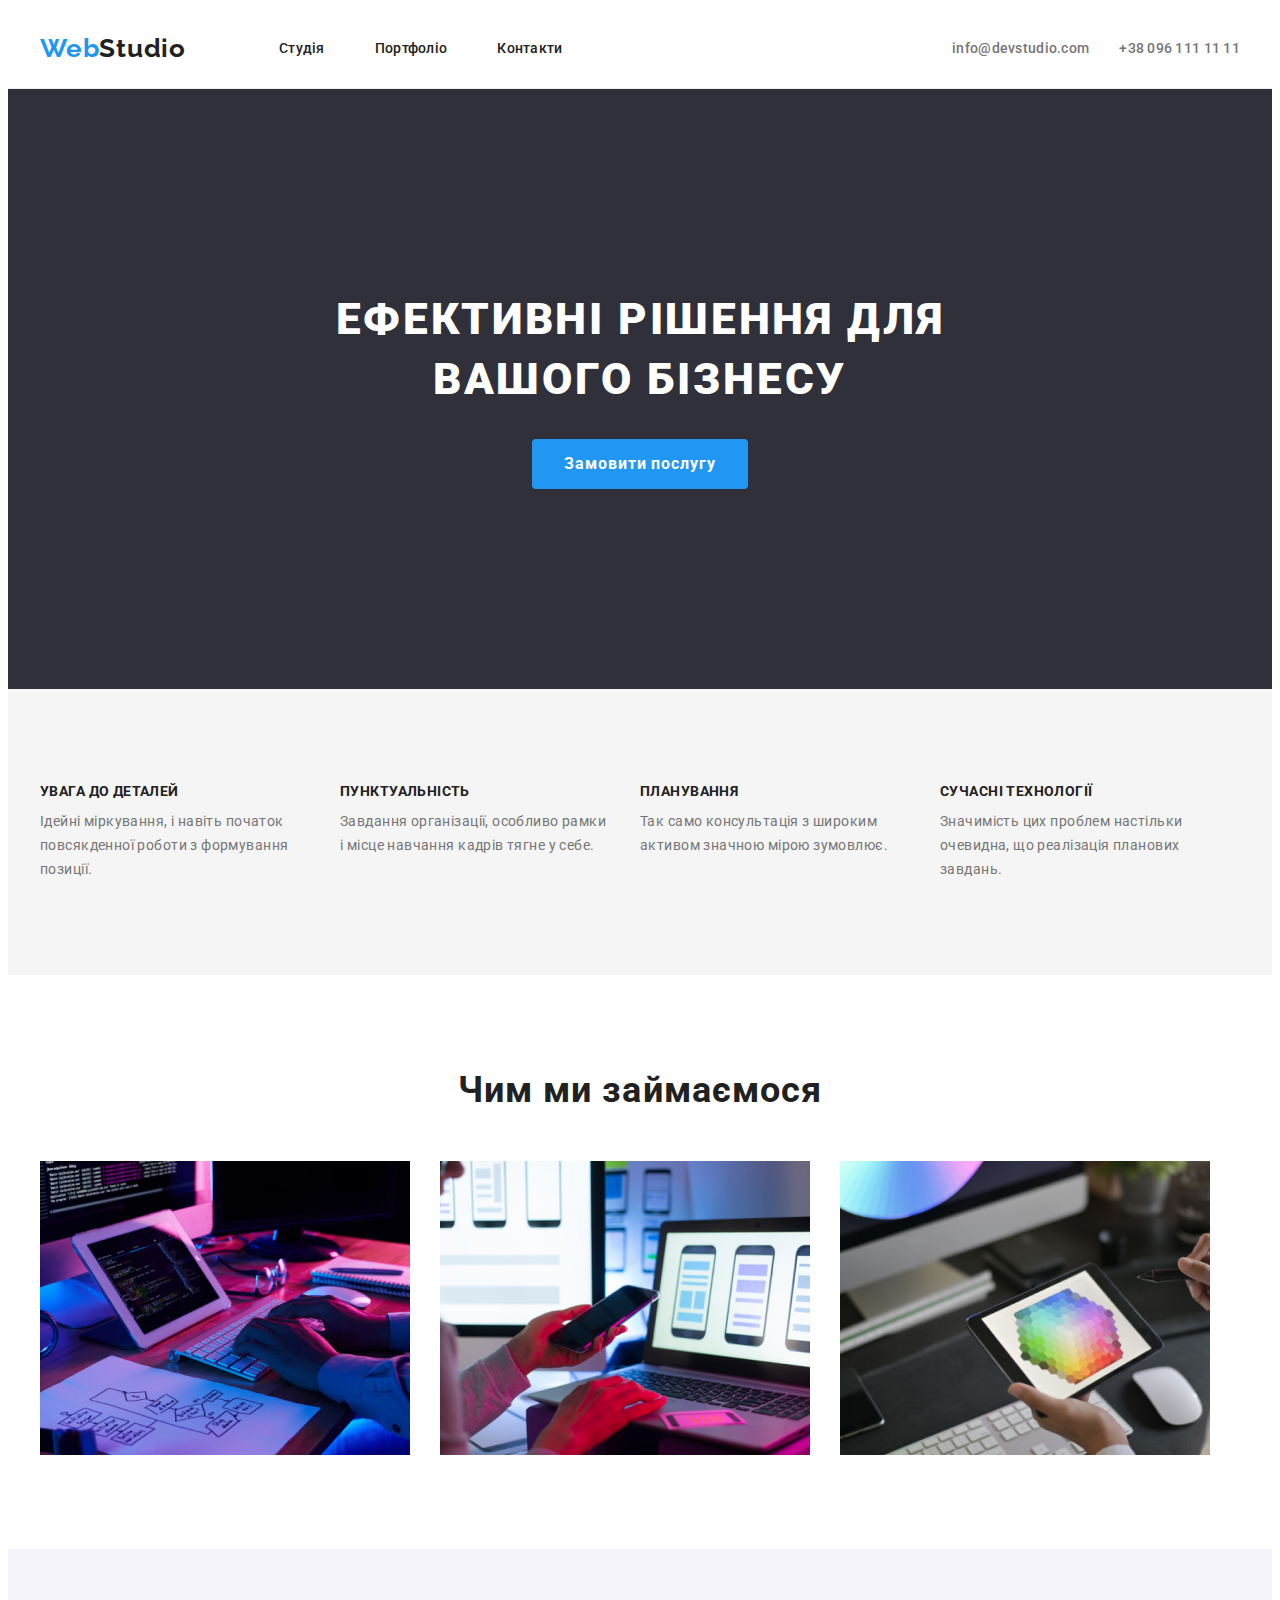
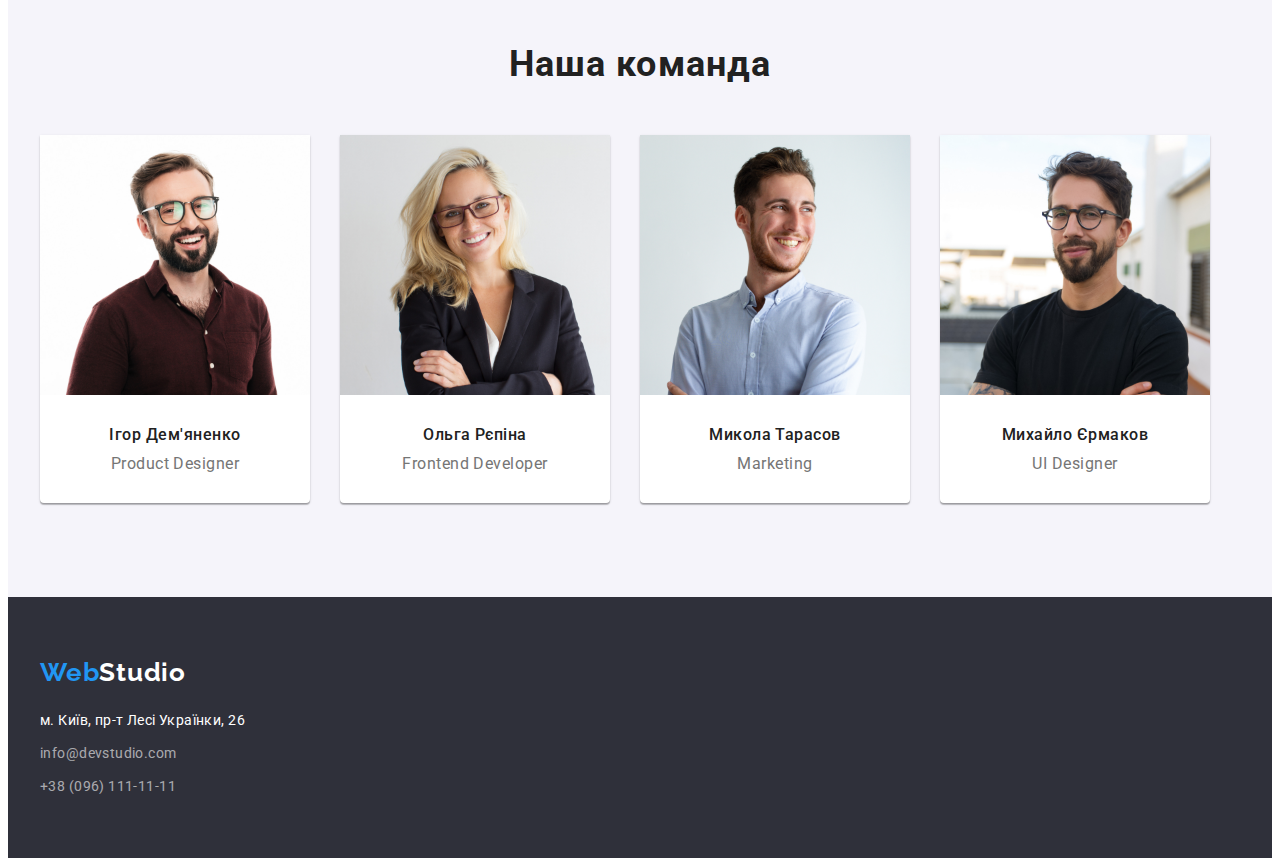
<file: index.html>
<!DOCTYPE html>
<html lang="uk">
  <head>
    <meta charset="UTF-8" />
    <meta http-equiv="X-UA-Compatible" content="IE=edge" />
    <meta name="viewport" content="width=device-width, initial-scale=1.0" />
    <title>Web Studio</title>
    <link rel="preconnect" href="https://fonts.googleapis.com" />
    <link rel="preconnect" href="https://fonts.gstatic.com" crossorigin />
    <link
      href="https://fonts.googleapis.com/css2?family=Raleway:wght@700&family=Roboto:wght@400;500;700;900&display=swap"
      rel="stylesheet"
    />
    <link
      rel="stylesheet"
      href="https://cdnjs.cloudflare.com/ajax/libs/modern-normalize/1.1.0/modern-normalize.min.css"
      integrity="sha512-wpPYUAdjBVSE4KJnH1VR1HeZfpl1ub8YT/NKx4PuQ5NmX2tKuGu6U/JRp5y+Y8XG2tV+wKQpNHVUX03MfMFn9Q=="
      crossorigin="anonymous"
      referrerpolicy="no-referrer"
    />
    <link rel="stylesheet" href="./css/styles.css" />
  </head>

  <body>
    <header class="heder">
      <div class="container container-head">
        <nav class="nav-box">
          <a href="./index.html" class="logo-nav"
            ><span class="logo">Web</span>Studio</a
          >
          <ul class="nav-list list">
            <li class="nav-item link">
              <a href="./index.html" class="nav-link link">Студія</a>
            </li>
            <li class="nav-item link">
              <a href="./portfolio.html" class="nav-link link">Портфоліо</a>
            </li>
            <li class="nav-item link">
              <a href="" class="nav-link link">Контакти</a>
            </li>
          </ul>
        </nav>
        <div class="contacts">
          <a href="mailto:info@devstudio.com" class="heder-cont link"
            >info@devstudio.com</a
          >
          <a href="tel:+380961111111" class="heder-cont link"
            >+38 096 111 11 11</a
          >
        </div>
      </div>
    </header>

    <main>
      <section class="hero section">
        <h1 class="hero-title">Ефективні рішення для вашого бізнесу</h1>
        <button class="btn-hero" type="button">Замовити послугу</button>
      </section>
      <section class="adv section">
        <div class="container">
          <ul class="adv-list list">
            <li class="adv-item">
              <h3 class="adv-title">УВАГА ДО ДЕТАЛЕЙ</h3>
              <p class="adv-text">
                Ідейні міркування, і навіть початок повсякденної роботи з
                формування позиції.
              </p>
            </li>
            <li class="adv-item">
              <h3 class="adv-title">ПУНКТУАЛЬНІСТЬ</h3>
              <p class="adv-text">
                Завдання організації, особливо рамки і місце навчання кадрів
                тягне у себе.
              </p>
            </li>
            <li class="adv-item">
              <h3 class="adv-title">ПЛАНУВАННЯ</h3>
              <p class="adv-text">
                Так само консультація з широким активом значною мірою зумовлює.
              </p>
            </li>
            <li class="adv-item">
              <h3 class="adv-title">СУЧАСНІ ТЕХНОЛОГІЇ</h3>
              <p class="adv-text">
                Значимість цих проблем настільки очевидна, що реалізація
                планових завдань.
              </p>
            </li>
          </ul>
        </div>
      </section>
      <section class="about section">
        <div class="container">
          <h3 class="about-title">Чим ми займаємося</h3>
          <ul class="about-list list">
            <li>
              <img
                src="./images/img_o.jpg"
                alt="розробка"
                width="370"
                height="294"
              />
            </li>
            <li>
              <img
                src="./images/img_t.jpg"
                alt="розробка1"
                width="370"
                height="294"
              />
            </li>
            <li>
              <img
                src="./images/img_th.jpg"
                alt="розробка2"
                width="370"
                height="294"
              />
            </li>
          </ul>
        </div>
      </section>
      <section class="team section">
        <div class="container">
          <h2 class="team-title">Наша команда</h2>
          <ul class="team-list list">
            <li class="item-team">
              <img
                src="./images/peoples/img.jpg"
                alt="Ігор Дем'яненко"
                width="270"
                height="260"
              />
              <div class="teamcard">
                <h3 class="team-name">Ігор Дем'яненко</h3>
                <p class="team-text">Product Designer</p>
              </div>
            </li>
            <li class="item-team">
              <img
                src="./images/peoples/img(1).jpg"
                alt="Ольга Рєпіна"
                width="270"
                height="260"
              />
              <div class="teamcard">
                <h3 class="team-name">Ольга Рєпіна</h3>
                <p class="team-text">Frontend Developer</p>
              </div>
            </li>
            <li class="item-team">
              <img
                src="./images/peoples/img(2).jpg"
                alt="Микола Тарасов"
                width="270"
                height="260"
              />
              <div class="teamcard">
                <h3 class="team-name">Микола Тарасов</h3>
                <p class="team-text">Marketing</p>
              </div>
            </li>
            <li class="item-team">
              <img
                src="./images/peoples/img(3).jpg"
                alt="Михайло Єрмаков"
                width="270"
                height="260"
              />
              <div class="teamcard">
                <h3 class="team-name">Михайло Єрмаков</h3>
                <p class="team-text">UI Designer</p>
              </div>
            </li>
          </ul>
        </div>
      </section>
    </main>
    <footer class="ftr">
      <div class="container">
        <a href="/index.html" class="logo-ftr link">
          Web<span class="logo-ftr-part">Studio</span></a
        >
        <address>
          <a
            class="map link"
            href="https://goo.gl/maps/teRLMmedMcy5NZLo9"
            target="_blank"
            rel="noreferrer noopener"
            >м. Київ, пр-т Лесі Українки, 26</a
          >
        </address>
        <ul class="list">
          <li class="ftr-contakt">
            <a href="mailto:info@devstudio.com" class="f-mail link"
              >info@devstudio.com</a
            >
          </li>
          <li class="ftr-contakt">
            <a href="tel:+380961111111" class="f-tel link"
              >+38 (096) 111-11-11</a
            >
          </li>
        </ul>
      </div>
    </footer>
  </body>
</html>
</file>
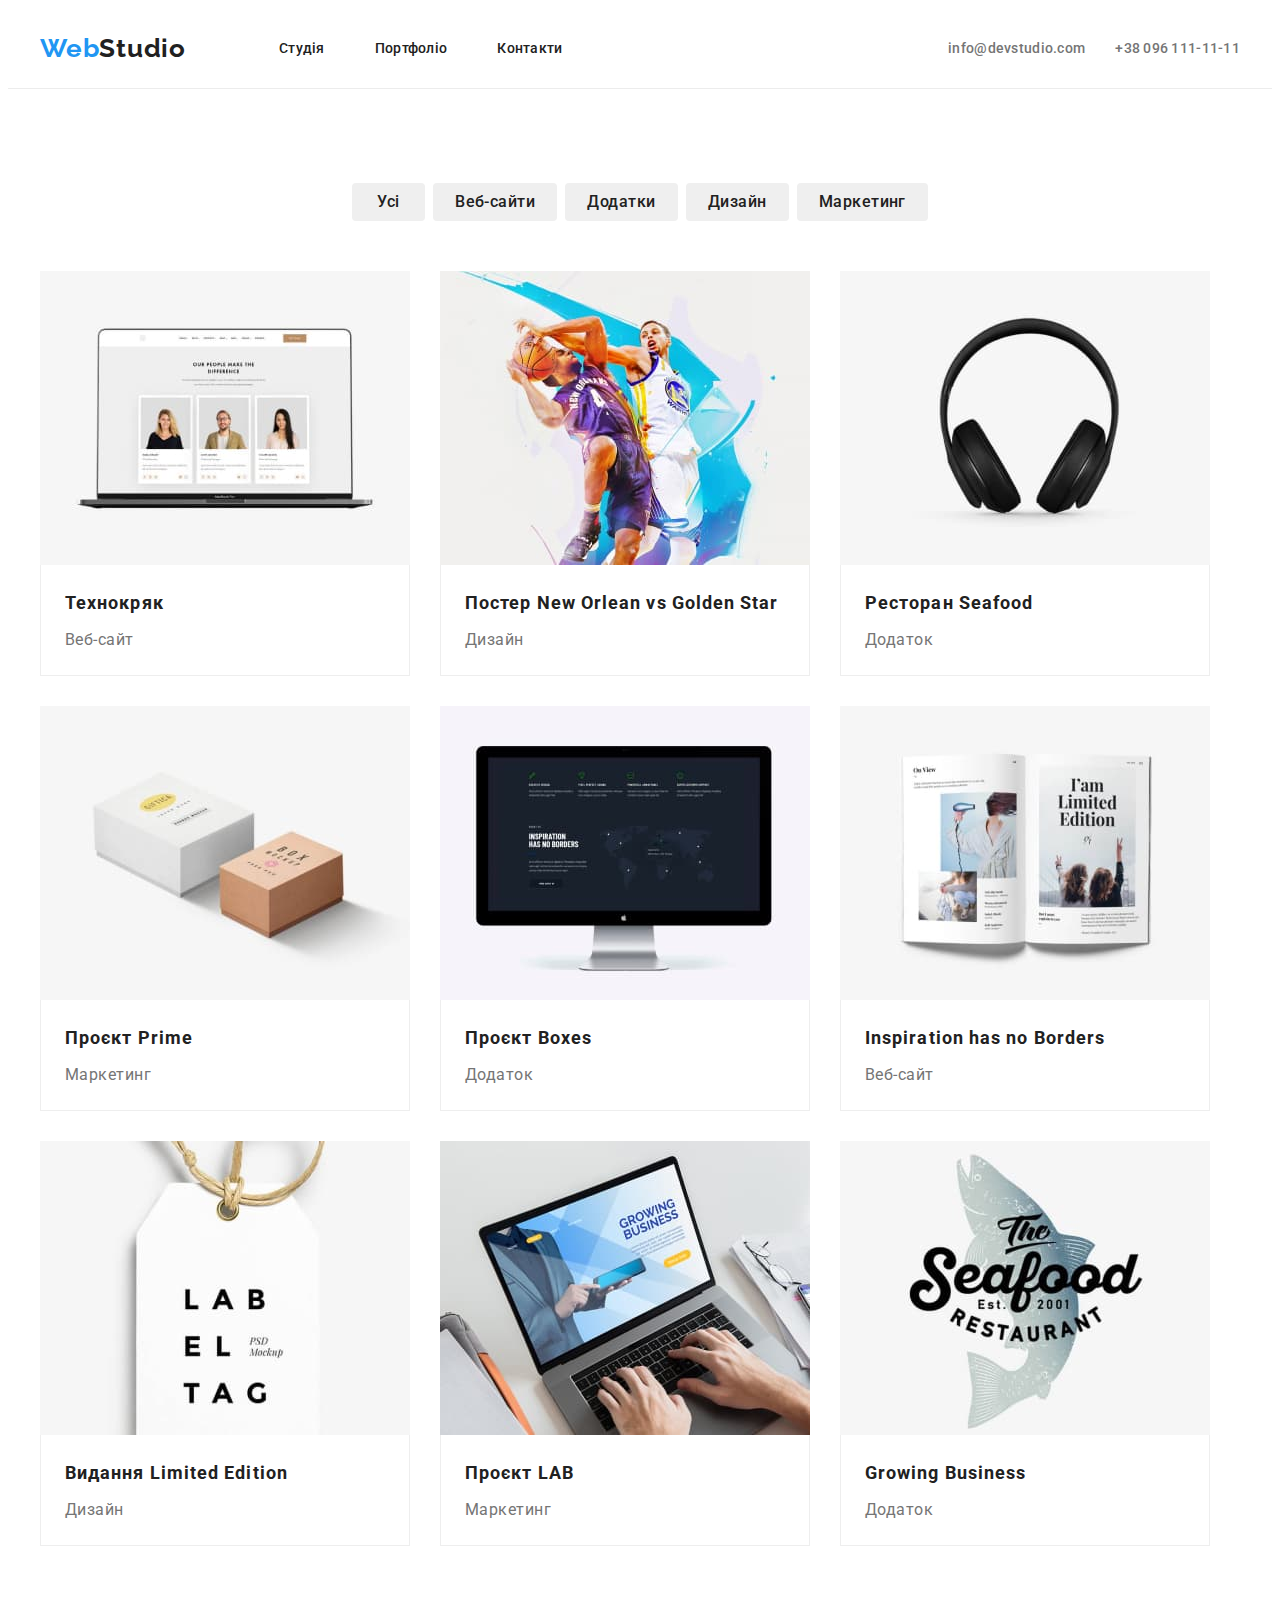
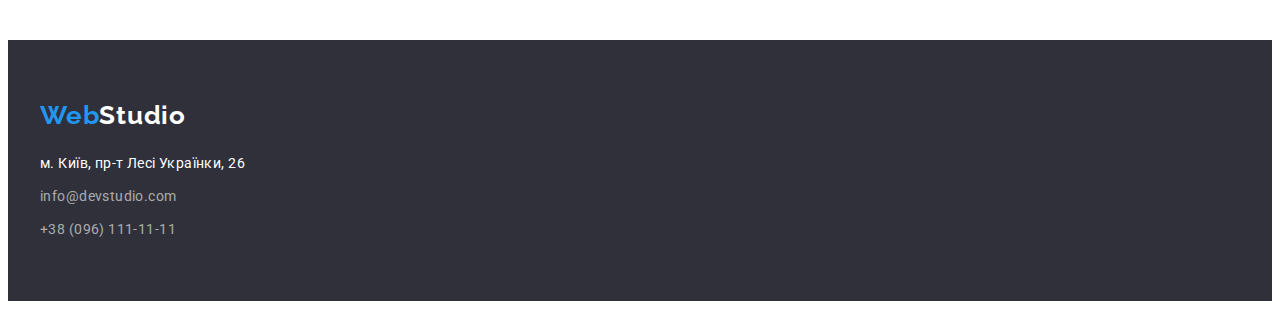
<file: portfolio.html>
<!DOCTYPE html>
<html lang="uk">
  <head>
    <meta charset="UTF-8" />
    <meta http-equiv="X-UA-Compatible" content="IE=edge" />
    <meta name="viewport" content="width=device-width, initial-scale=1.0" />
    <title>Web Studio</title>
    <link rel="preconnect" href="https://fonts.googleapis.com" />
    <link rel="preconnect" href="https://fonts.gstatic.com" crossorigin />
    <link
      href="https://fonts.googleapis.com/css2?family=Raleway:wght@700&family=Roboto:wght@400;500;700;900&display=swap"
      rel="stylesheet"
    />
    <link
      rel="stylesheet"
      href="https://cdnjs.cloudflare.com/ajax/libs/modern-normalize/1.1.0/modern-normalize.min.css"
      integrity="sha512-wpPYUAdjBVSE4KJnH1VR1HeZfpl1ub8YT/NKx4PuQ5NmX2tKuGu6U/JRp5y+Y8XG2tV+wKQpNHVUX03MfMFn9Q=="
      crossorigin="anonymous"
      referrerpolicy="no-referrer"
    />
    <link rel="stylesheet" href="./css/styles.css" />
  </head>
  <body>
    <header class="heder">
      <div class="container container-head">
        <nav class="nav-box">
          <a href="./index.html" class="logo-nav"
            ><span class="logo">Web</span>Studio</a
          >
          <ul class="nav-list list">
            <li class="nav-item link">
              <a href="./index.html" class="nav-link link">Студія</a>
            </li>
            <li class="nav-item link">
              <a href="./portfolio.html" class="nav-link link">Портфоліо</a>
            </li>
            <li class="nav-item link">
              <a href="" class="nav-link link">Контакти</a>
            </li>
          </ul>
        </nav>
        <div class="contacts">
          <a href="mailto:info@devstudio.com" class="heder-cont link"
            >info@devstudio.com</a
          >
          <a href="tel:+380961111111" class="heder-cont link"
            >+38 096 111-11-11</a
          >
        </div>
      </div>
    </header>
    <main>
      <section class="section">
        <div class="container">
          <ul class="list btn-top">
            <li class="btn-nav">
              <button type="button" class="btn-portf">Усi</button>
            </li>
            <li class="btn-nav">
              <button type="button" class="btn-portf">Веб-сайти</button>
            </li>
            <li class="btn-nav">
              <button type="button" class="btn-portf">Додатки</button>
            </li>
            <li class="btn-nav">
              <button type="button" class="btn-portf">Дизайн</button>
            </li>
            <li class="btn-nav">
              <button type="button" class="btn-portf">Маркетинг</button>
            </li>
          </ul>

          <h1 class="hport">Прихований заголовок</h1>

          <ul class="list port-item">
            <li class="cards">
              <img
                src="./images/portfolio/img_1.jpg"
                alt="Картинка1"
                width="370"
                height="294"
              />
              <div class="card-text">
                <h2 class="hero-titleport">Технокряк</h2>
                <p class="text-titleport">Веб-сайт</p>
              </div>
            </li>
            <li class="cards">
              <img
                src="./images/portfolio/img_2.jpg"
                alt="Картинка2"
                width="370"
                height="294"
              />
              <div class="card-text">
                <h2 class="hero-titleport">Постер New Orlean vs Golden Star</h2>
                <p class="text-titleport">Дизайн</p>
              </div>
            </li>
            <li class="cards">
              <img
                src="./images/portfolio/img_3.jpg"
                alt="Картинка3"
                width="370"
                height="294"
              />
              <div class="card-text">
                <h2 class="hero-titleport">Ресторан Seafood</h2>
                <p class="text-titleport">Додаток</p>
              </div>
            </li>
            <li class="cards">
              <img
                src="./images/portfolio/img_4.jpg"
                alt="Картинка4"
                width="370"
                height="294"
              />
              <div class="card-text">
                <h2 class="hero-titleport">Проєкт Prime</h2>
                <p class="text-titleport">Маркетинг</p>
              </div>
            </li>

            <li class="cards">
              <img
                src="./images/portfolio/img_5.jpg"
                alt="Картинка5"
                width="370"
                height="294"
              />
              <div class="card-text">
                <h2 class="hero-titleport">Проєкт Boxes</h2>
                <p class="text-titleport">Додаток</p>
              </div>
            </li>
            <li class="cards">
              <img
                src="./images/portfolio/img_6.jpg"
                alt="Картинка6"
                width="370"
                height="294"
              />
              <div class="card-text">
                <h2 class="hero-titleport">Inspiration has no Borders</h2>
                <p class="text-titleport">Веб-сайт</p>
              </div>
            </li>
            <li class="cards">
              <img
                src="./images/portfolio/img_7.jpg"
                alt="Картинка7"
                width="370"
                height="294"
              />
              <div class="card-text">
                <h2 class="hero-titleport">Видання Limited Edition</h2>
                <p class="text-titleport">Дизайн</p>
              </div>
            </li>

            <li class="cards">
              <img
                src="./images/portfolio/img_8.jpg"
                alt="Картинка8"
                width="370"
                height="294"
              />
              <div class="card-text">
                <h2 class="hero-titleport">Проєкт LAB</h2>
                <p class="text-titleport">Маркетинг</p>
              </div>
            </li>
            <li class="cards">
              <img
                src="./images/portfolio/img_9.jpg"
                alt="Картинка9"
                width="370"
                height="294"
              />
              <div class="card-text">
                <h2 class="hero-titleport">Growing Business</h2>
                <p class="text-titleport">Додаток</p>
              </div>
            </li>
          </ul>
        </div>
      </section>
    </main>
    <footer class="ftr">
      <div class="container">
        <a href="/index.html" class="logo-ftr link">
          Web<span class="logo-ftr-part">Studio</span></a
        >
        <address>
          <a
            class="map link"
            href="https://goo.gl/maps/teRLMmedMcy5NZLo9"
            target="_blank"
            rel="noreferrer noopener"
            >м. Київ, пр-т Лесі Українки, 26</a
          >
        </address>
        <ul class="list">
          <li class="ftr-contakt">
            <a href="mailto:info@devstudio.com" class="f-mail link"
              >info@devstudio.com</a
            >
          </li>
          <li class="ftr-contakt">
            <a href="tel:+380961111111" class="f-tel link"
              >+38 (096) 111-11-11</a
            >
          </li>
        </ul>
      </div>
    </footer>
  </body>
</html>
</file>
<file: css/styles.css>
html {
  box-sizing: border-box;
}
:root {
  --text-color: #757575;
  --title-text-color: #212121;
  --logo-text-color: #2196f3;
}

body {
  font-family: "Roboto", sans-serif;
  color: var(--text-color);
  text-decoration: none;
}
.container {
  width: 1200px;
  padding-left: 15px;
  padding-right: 15px;
  margin-right: auto;
  margin-left: auto;
  /* outline: 2px solid tomato; */
}

h1,
h2,
h3,
p,
li,
ul {
  margin: 0;
}
.section {
  padding-bottom: 94px;
  padding-top: 94px;
}
img {
  display: block;
}
/* =====LOGO COLOR===== */
.logo-nav {
  margin-right: 93px;
  font-family: "Raleway";
  font-weight: 700;
  font-size: 26px;
  line-height: calc(31 / 26);
  letter-spacing: 0.03em;
  color: var(--title-text-color);
  text-decoration: none;
}

.logo {
  color: var(--logo-text-color);
}
/* ==========header======== */
.heder {
  background-color: #fff;
  border-bottom: 1px solid #ececec;
}
.list {
  list-style: none;
  margin: 0;
  padding: 0;
}
.link {
  text-decoration: none;
}

.nav-item {
  margin-right: 50px;
}
.nav-list .nav-item:last-child {
  margin-right: 0px;
}
.nav-link {
  display: block;
  padding-top: 32px;
  padding-bottom: 32px;
  font-weight: 500;
  font-size: 14px;
  line-height: calc(16 / 14);
  letter-spacing: 0.02em;
  color: #212121;
}
.nav-list {
  display: flex;
}

.container-head {
  display: flex;
  align-items: center;
  flex-direction: row;
}
.nav-box {
  display: flex;
  align-items: center;
}

.nav-link:hover,
.nav-link:focus {
  color: var(--logo-text-color);
}
.heder-cont {
  display: block;
  font-weight: 500;
  font-size: 14px;
  line-height: calc (16/14);
  letter-spacing: 0.02em;

  color: #757575;
}

.heder-cont:hover,
.heder-cont:focus {
  color: var(--logo-text-color);
}
.contacts {
  display: inline-flex;
  margin-left: auto;
  gap: 30px;
}
.contacts.heder-cont:last-child {
  margin-left: 50px;
}

/* =============hero========= */
.hero {
  padding-bottom: 200px;
  padding-top: 200px;
  text-align: center;
  background-color: #2f303a;
}
.hero-title {
  width: 696px;
  margin: 0 auto;
  margin-bottom: 30px;
  font-family: "Roboto";
  font-style: normal;
  font-weight: 900;
  font-size: 44px;
  line-height: calc(60 / 44);
  text-align: center;
  letter-spacing: 0.06em;
  text-transform: uppercase;
  background-color: #2f303a;
  color: #ffffff;
}
.btn-hero {
  min-width: 216px;
  padding: 10px 32px;
  text-align: center;
  border-radius: 4px;
  font-family: inherit;
  font-weight: 700;
  font-size: 16px;
  line-height: calc(30 / 16);
  cursor: pointer;
  background-color: var(--logo-text-color);
  border: none;
  letter-spacing: 0.06em;
  color: #ffffff;
}
/* ================adv============ */
.adv {
  background-color: #f5f5f5;
}
.adv-list {
  display: flex;
  gap: 30px;
}
.adv-item {
  width: 270px;
}
.adv-title {
  margin-bottom: 10px;
  font-size: 14px;
  line-height: calc(16 / 14);
  letter-spacing: 0.03em;
  text-transform: uppercase;

  color: var(--title-text-color);
}
.adv-text {
  font-size: 14px;
  line-height: calc(24 / 14);
  letter-spacing: 0.03em;
  color: var(--text-color);
}
/* ================about============== */
.about-title {
  margin-bottom: 50px;
  font-size: 36px;
  line-height: calc(42 / 36);
  text-align: center;
  letter-spacing: 0.03em;
  color: var(--title-text-color);
}
.about-list {
  display: flex;
  gap: 30px;
}
.about {
  background-color: #fff;
}
/* ==============team================= */
.team {
  background-color: #f5f4fa;
}
.item-team {
  background-color: #ffffff;
  box-shadow: 0px 1px 3px rgba(0, 0, 0, 0.12), 0px 1px 1px rgba(0, 0, 0, 0.14),
    0px 2px 1px rgba(0, 0, 0, 0.2);
  border-radius: 0px 0px 4px 4px;
}
.team-list {
  display: flex;
  gap: 30px;
}
.teamcard {
  padding-top: 30px;
  padding-bottom: 30px;
}
.team-title {
  margin-bottom: 50px;
  font-size: 36px;
  line-height: calc(42 / 36);
  text-align: center;
  letter-spacing: 0.03em;
  color: var(--title-text-color);
}
.team-name {
  margin-bottom: 10px;
  font-style: normal;
  font-weight: 500;
  font-size: 16px;
  line-height: 19px;
  text-align: center;
  letter-spacing: 0.03em;

  color: var(--title-text-color);
}

.team-text {
  font-size: 16px;
  line-height: calc(19 / 16);
  text-align: center;
  letter-spacing: 0.03em;

  color: var(--text-color);
}
/* ===============footer=============== */
.ftr {
  display: block;
  padding-top: 60px;
  padding-bottom: 60px;
  background-color: #2f303a;
}
.logo-ftr {
  display: block;
  margin-bottom: 20px;
  font-family: "Raleway";
  font-style: normal;
  font-weight: 700;
  font-size: 26px;
  line-height: calc(31 / 26);
  letter-spacing: 0.03em;
  color: var(--logo-text-color);
}

.logo-ftr-part {
  color: #ffffff;
}
.map {
  margin-bottom: 9px;
  font-weight: 400;
  font-style: normal;
  font-size: 14px;
  line-height: calc(24 / 14);
  letter-spacing: 0.03em;

  color: #ffffff;
}
.f-tel {
  margin-bottom: 9px;
  font-size: 14px;
  line-height: calc(24 / 14);
  letter-spacing: 0.03em;

  color: rgba(255, 255, 255, 0.6);
}
.f-mail {
  font-size: 14px;
  line-height: calc(24 / 14);
  letter-spacing: 0.03em;

  color: rgba(255, 255, 255, 0.6);
}
.f-tel:hover,
.f-tel:focus {
  color: var(--logo-text-color);
}
.f-mail:hover,
.f-mail:focus {
  color: var(--logo-text-color);
}
.ftr-contakt {
  display: block;
  margin-top: 9px;
}
.map:hover,
.map:focus {
  color: var(--logo-text-color);
}
/* ==================PORTFOLIO=================== */
.hero-titleport {
  margin-bottom: 4px;
  font-size: 18px;
  line-height: calc(36 / 18);
  letter-spacing: 0.06em;

  color: var(--title-text-color);
}

.hport {
  display: none;
}
.text-titleport {
  font-size: 16px;
  line-height: calc(30 / 16);
  letter-spacing: 0.03em;

  color: var(--text-color);
}
.btn-top {
  display: flex;
  justify-content: center;
  margin-bottom: 50px;
}
.btn-portf {
  padding: 6px 22px;
  border-radius: 4px;
  min-width: 73px;
  font-family: "Roboto";
  font-weight: 500;
  font-size: 16px;
  line-height: calc(26 / 16);
  text-align: center;
  letter-spacing: 0.03em;
  cursor: pointer;
  border: none;
  color: #212121;
}
.btn-nav {
  margin-right: 8px;
}
.btn-nav:last-child {
  margin-right: 0px;
}
.btn-portf:hover,
.btn-portf:focus {
  box-shadow: 0px 3px 1px rgba(0, 0, 0, 0.1), 0px 1px 2px rgba(0, 0, 0, 0.08),
    0px 2px 2px rgba(0, 0, 0, 0.12);
  color: #ffffff;
  background-color: var(--logo-text-color);
}
.port-item {
  display: flex;
  flex-wrap: wrap;
}
.cards {
  width: 370px;
  margin-right: 30px;
  margin-bottom: 30px;
}
.cards:nth-child(3n) {
  margin-right: 0;
}
.cards:nth-last-child(-n + 3) {
  margin-bottom: 0;
}
.card-text {
  padding: 20px 24px;
  border: 1px solid #eeeeee;
  border-top: transparent;
}
</file>
